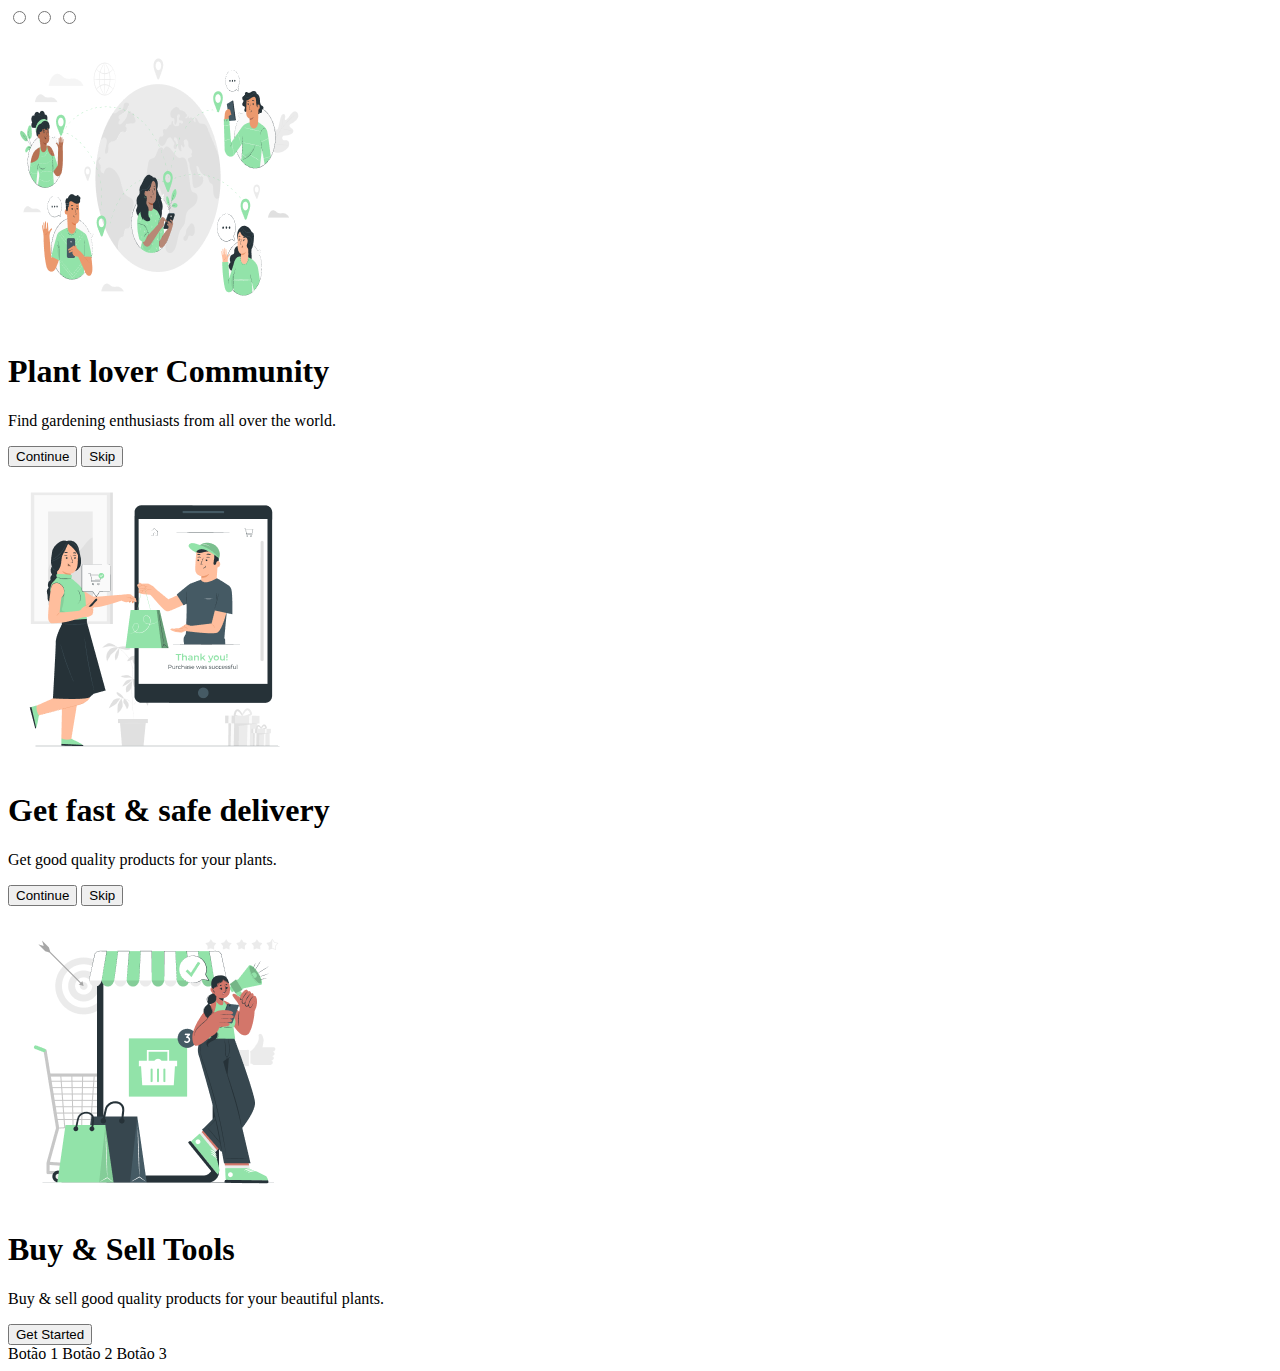
<file: projetoCompass/index.html>
<!DOCTYPE html>
<html lang="pt-br">

<head>
    <meta charset="UTF-8">
    <meta http-equiv="X-UA-Compatible" content="IE=edge">
    <meta name="viewport" content="width=device-width, initial-scale=1.0">
    <title>Onboarding</title>
</head>

<body>

    <div class="slider">

        <div class="slides">

            <!-- Botões radio-->
            <input type="radio" name="radio-btn" id="screen1">
            <input type="radio" name="radio-btn" id="screen2">
            <input type="radio" name="radio-btn" id="screen3">

            <!--Telas -->
            <div class="screen first">

                <img src="assets/images/Online world-pana (1) 1.png"
                    alt="Illustration of people from all around the world communicating with each other.">
                <h1>Plant lover Community</h1>
                <p>
                    Find gardening enthusiasts from all over the world.
                </p>
                <button>Continue</button>
                <button>Skip</button>


            </div>

            <div class="screen">

                <img src="assets/images/In no time-pana 1.png" alt="Illustration of an woman buying in a store.">
                <h1>Get fast &amp safe delivery</h1>
                <p>
                    Get good quality products for your plants.
                </p>
                <button>Continue</button>
                <button>Skip</button>


            </div>

            <div class="screen">

                <img src="assets/images/Ecommerce campaign-cuate 1.png" alt="Illustration of a person selling goods.">
                <h1>Buy &amp Sell Tools</h1>
                <p>
                    Buy &amp sell good quality products for your beautiful plants.
                </p>
                <button>Get Started</button>
                


            </div>

        </div>

        <div class="navigation-bar">
            
            <label for="screen1">Botão 1</label>
            <label for="screen2">Botão 2</label>
            <label for="screen3">Botão 3</label>

        </div>



    </div>

</body>

</html>
</file>
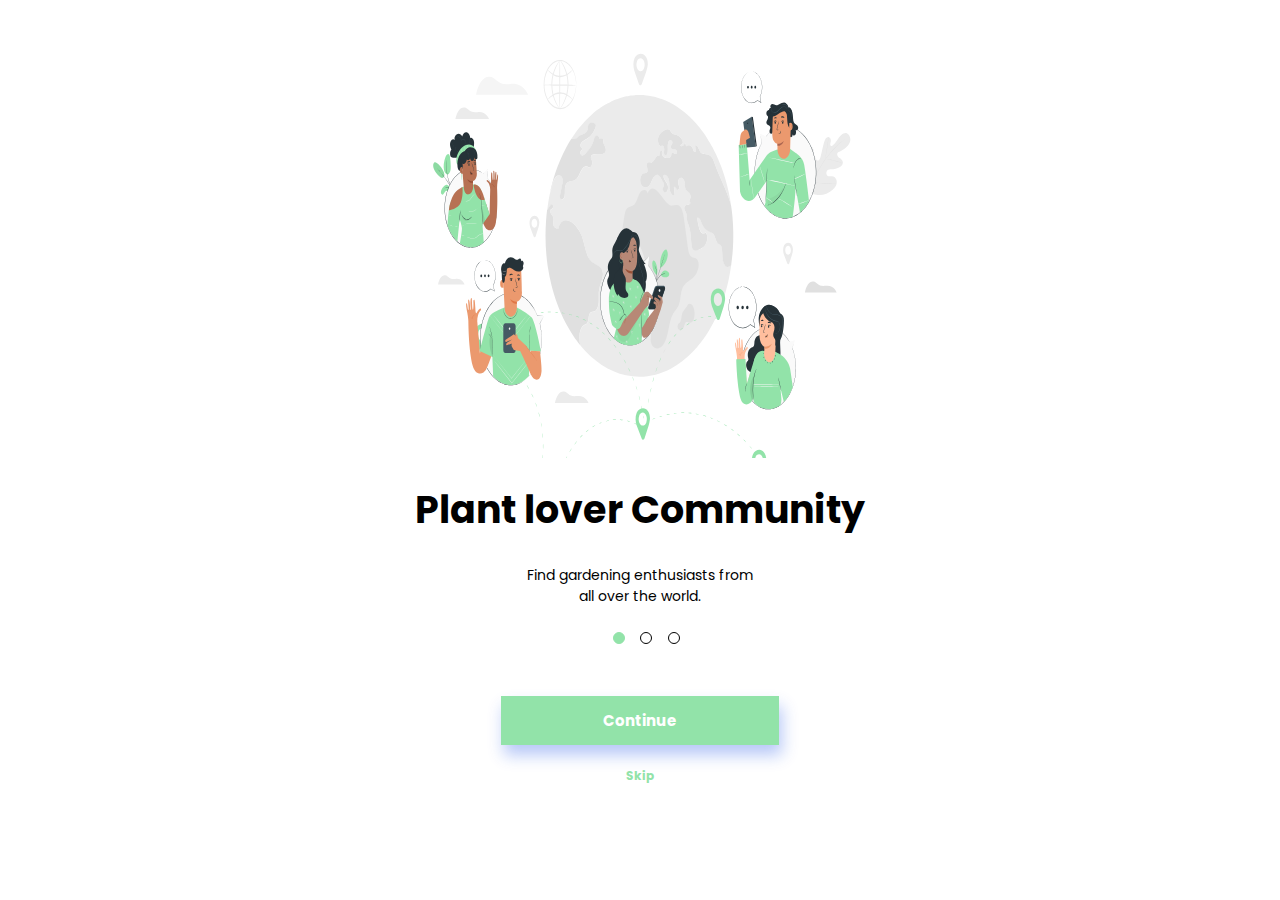
<file: pagina01.html>
<!DOCTYPE html>
<html lang="pt-br">

<head>
    <meta charset="UTF-8">
    <meta http-equiv="X-UA-Compatible" content="IE=edge">
    <meta name="viewport" content="width=device-width, initial-scale=1.0">

    <title>Page 01</title>

    <!--Google Fonts-->
    <link rel="preconnect" href="https://fonts.googleapis.com">
    <link rel="preconnect" href="https://fonts.gstatic.com" crossorigin>
    <link href="https://fonts.googleapis.com/css2?family=Poppins&display=swap" rel="stylesheet">
    <!-- Style link-->
    <link rel="stylesheet" href="assets/css/styles.css">
</head>

<body>

    <div class="screen first">

        <!-- ---------Imagem e textos da tela---------- -->
        <img src="assets/images/Online world-pana (1) 1.svg"
            alt="Illustration of people from all around the world communicating with each other.">
        <h1>Plant lover Community</h1>
        <p>
            Find gardening enthusiasts from all over the world.
        </p>
        <!-- ---------Pontos de navegação---------- -->
        <div class="navigation-dots">
            <a href="#" id="dot01" style="background-color: #92E3A9; border-color: #92E3A9;"></a>
            <a href="pagina02.html" rel="next" id="dot02"></a>
            <a href="pagina03.html" id="dot03"></a>
        </div>
        <!-- ---------Botões da tela---------- -->
        <a href="pagina02.html" id="btn-continue" rel="next">Continue</a>
        <a href="pagina03.html" id="btn-skip">Skip</a>

    </div>


</body>

</html>
</file>
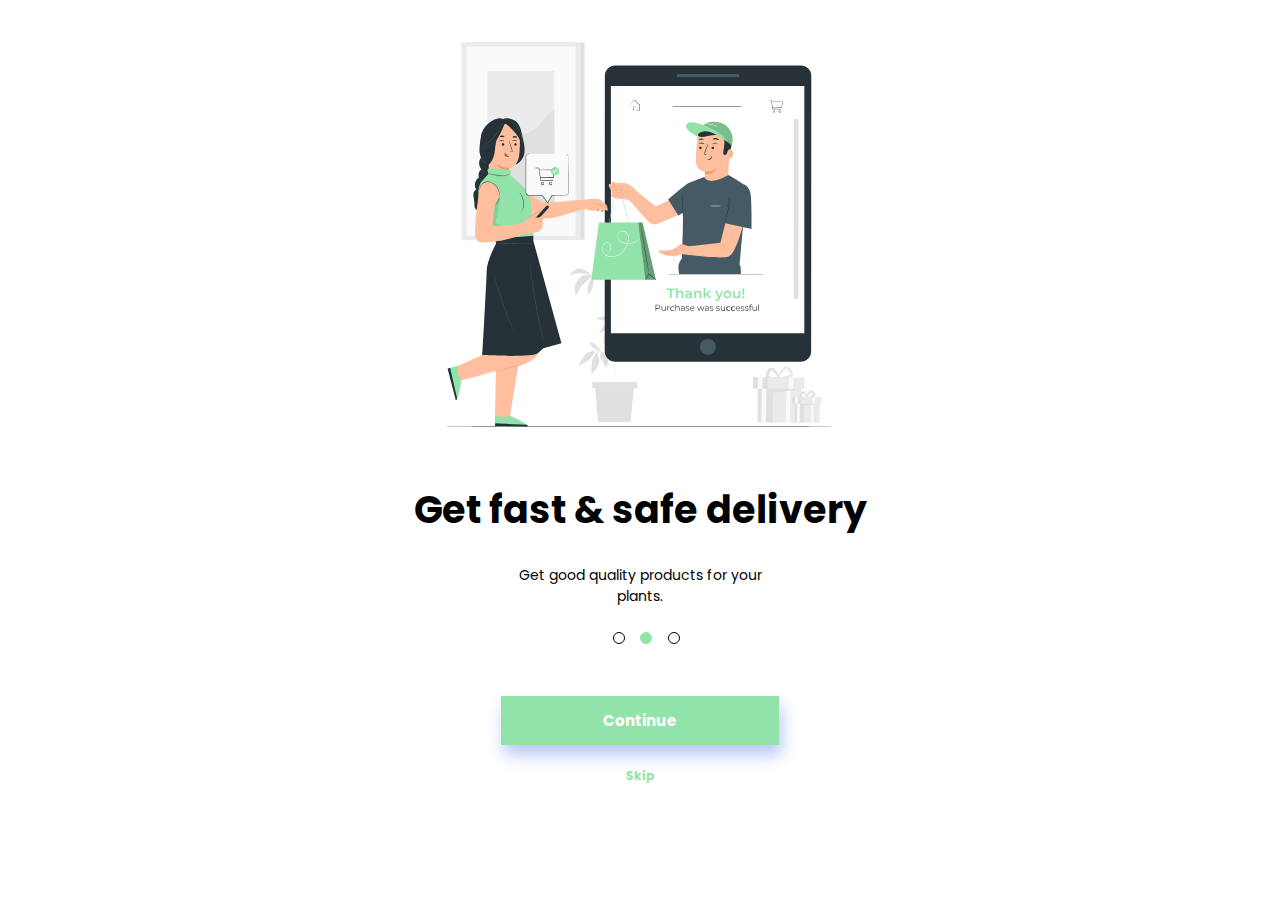
<file: pagina02.html>
<!DOCTYPE html>
<html lang="pt-br">

<head>
    <meta charset="UTF-8">
    <meta http-equiv="X-UA-Compatible" content="IE=edge">
    <meta name="viewport" content="width=device-width, initial-scale=1.0">
    <title>Page 02</title>
    <!--Google Fonts-->
    <link rel="preconnect" href="https://fonts.googleapis.com">
    <link rel="preconnect" href="https://fonts.gstatic.com" crossorigin>
    <link href="https://fonts.googleapis.com/css2?family=Poppins&display=swap" rel="stylesheet">
    <!-- Style link-->
    <link rel="stylesheet" href="assets/css/styles.css">
</head>

<body>
    <div class="screen">

        <!-- ---------Imagem e textos da tela---------- -->
        <img src="assets/images/In no time-pana 1.svg" alt="Illustration of an woman buying in a store.">
        <h1>Get fast &amp safe delivery</h1>
        <p>
            Get good quality products for your plants.
        </p>
        <!-- ---------Pontos de navegação---------- -->
        <div class="navigation-dots">
            <a href="pagina01.html" id="dot01" rel="prev"> </a>
            <a href="#" id="dot02" style="background-color: #92E3A9; border-color: #92E3A9;"> </a>
            <a href="pagina03.html" id="dot03" rel="next"> </a>
        </div>
        <!-- ---------Botões da tela---------- -->
        <a href="pagina03.html" id="btn-continue" rel="next">Continue</a>
        <a href="pagina03.html" id="btn-skip">Skip</a>

    </div>

</body>

</html>
</file>
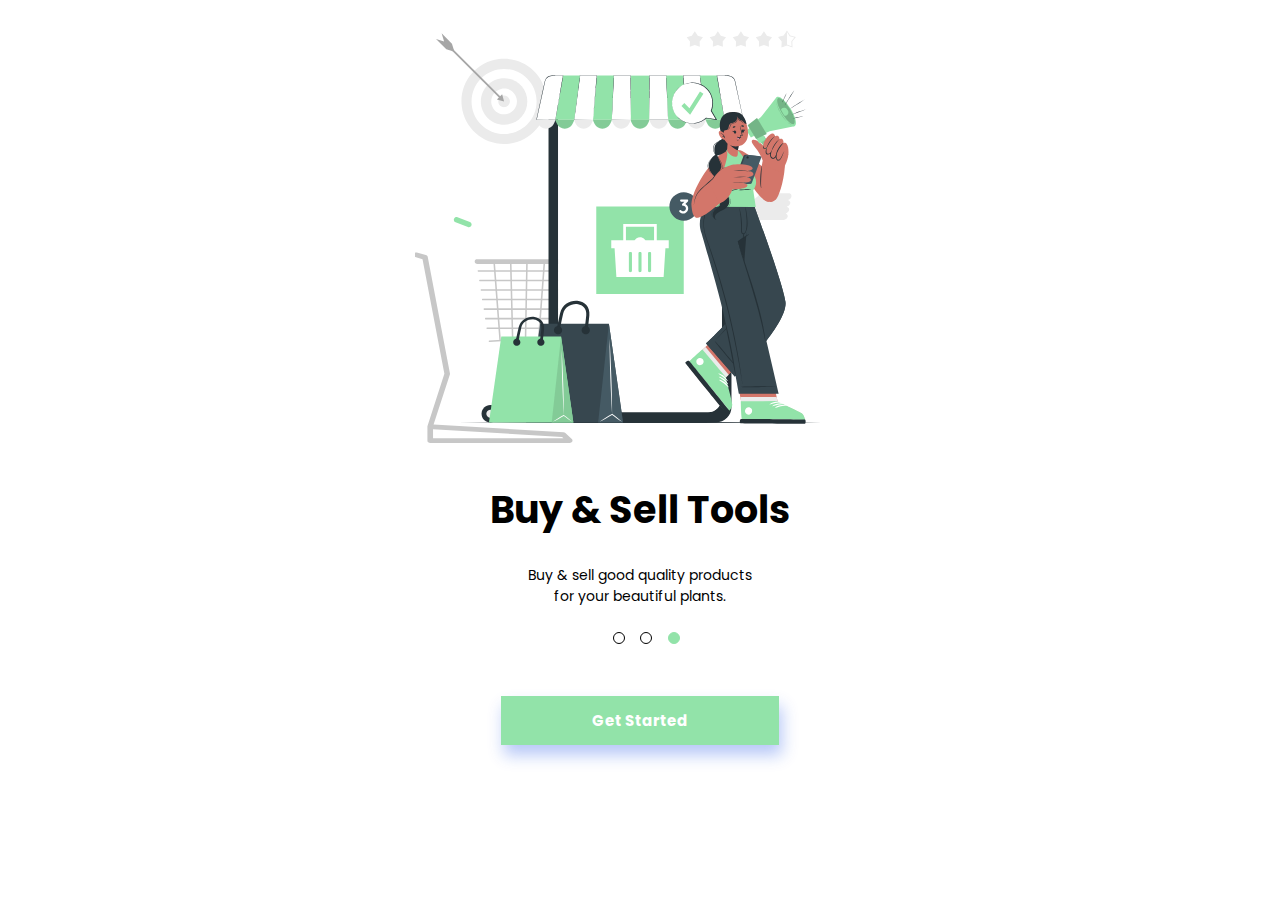
<file: pagina03.html>
<!DOCTYPE html>
<html lang="pt-br">

<head>
    <meta charset="UTF-8">
    <meta http-equiv="X-UA-Compatible" content="IE=edge">
    <meta name="viewport" content="width=device-width, initial-scale=1.0">
    <title>Page 03</title>
    <!--Google Fonts-->
    <link rel="preconnect" href="https://fonts.googleapis.com">
    <link rel="preconnect" href="https://fonts.gstatic.com" crossorigin>
    <link href="https://fonts.googleapis.com/css2?family=Poppins&display=swap" rel="stylesheet">
    <!-- Style link-->
    <link rel="stylesheet" href="assets/css/styles.css">
</head>

<body>

    <div class="screen">

        <!-- ---------Imagem e textos da tela---------- -->
        <img src="assets/images/Ecommerce campaign-cuate 1.svg" alt="Illustration of a person selling goods.">
        <h1>Buy &amp Sell Tools</h1>
        <p>
            Buy &amp sell good quality products for your beautiful plants.
        </p>
        <!-- ---------Pontos de navegação---------- -->
        <div class="navigation-dots">
            <a href="pagina01.html" id="dot01"></a>
            <a href="pagina02.html" id="dot02" rel="prev"></a>
            <a href="#" id="dot03" rel="next" style="background-color: #92E3A9; border-color: #92E3A9;"></a>
        </div>
        <!-- ---------Botões da tela---------- -->
        <div class="btn-getStarted">Get Started</div>

    </div>

</body>

</html>
</file>
<file: assets/css/styles.css>
html {
  font-size: 62.5%;
}

body {
  font-family: 'Poppins', sans-serif;
}

/*-----------------Estilização das telas-------------- */
.screen {
  text-align: center;
}

.screen h1 {
  font-size: 2.8rem;
  margin: 0.8vh 2.5vw 3vh;
}

.screen p {
  font-size: 1.5rem;
  margin: 0.5vh 8.8vw;
}

/*-------------------------------------------------*/
/* -----------------Pontos de navegação-----------*/
.navigation-dots {
  margin-top: 6.8vh;
}

.navigation-dots a {
  display: inline-block;
  margin-left: 1vw;
  padding: 0.4rem;
  border-radius: 1rem;
  border: 0.1rem solid #000000;
}

.navigation-dots a:hover {
  transition: 0.5s;
  background-color: #92E3A9;
  border: 0.1rem solid #92E3A9;
  opacity: 0.5rem;
}

/*---------------------------------*/
/*-----------Configuração dos botões----------*/
#btn-continue,
.btn-getStarted {
  display: block;
  text-decoration: none;
  background-color: #92E3A9;
  padding: 4vw;
  margin: 6.5vh 8.5vw;
  color: rgb(255, 255, 255);
  font-size: 2rem;
  font-weight: bold;
  box-shadow: 3px 10px 15px rgba(16, 73, 228, 0.3);
  cursor: pointer;
}

#btn-continue:hover,
.btn-getStarted:hover {
  box-shadow: 3px 10px 15px rgba(23, 180, 120, 0.4);
  transition: 0.5s;
  transform: translateY(-0.8rem);
}

#btn-skip {
  text-decoration: none;
  color: #92E3A9;
  font-size: 1.8rem;
  font-weight: bold;
}

#btn-skip:hover {
  transition: 0.5s;
  font-size: 2.4rem;
  transform: translateY(-0.7rem);
}

/*----------------------------------------------------------------------*/

/*------------------- Media queries -------------------------*/
@media (min-width:445px) and (max-width:767px) and (min-height:721px) and (max-height:950px) {
  .screen h1 {
    font-size: 4.4rem;
    margin: 0.8vh 2.5vw 3vh;
  }

  .screen p {
    font-size: 1.8rem;
    margin: 0.5vh 28.8vw;
  }

  .navigation-dots {
    margin-top: 2.8vh;
  }

  .navigation-dots a {
    margin-left: 2vw;
    padding: 0.6rem;
    border-radius: 1.5rem;
  }

  #btn-continue,
  .btn-getStarted {
    margin: 10.5vh 25vw 5.5vh;
    padding: 2vw;
    font-size: 2.5rem;
  }

  .screen img {
    margin-top: 2vh;
    height: 40vh;
    width: 65vw;
  }
}


@media (max-height: 720px) {

  #btn-continue,
  .btn-getStarted {
    margin: 5.5vh 18.5vw;
    padding: 2.4vw;
    font-size: 1.8rem;
  }

  #btn-skip {
    font-size: 1.5rem;
  }

  #btn-skip:hover {
    font-size: 2rem;
    transform: translateY(-0.5rem);
  }

  .screen img {
    height: 40vh;
    width: 75vw;
  }

  .screen h1 {
    font-size: 2.4rem;
    margin: 0.8vh 2.5vw 3vh;
  }

  .screen p {
    font-size: 1.8rem;
    margin: 0rem 15vw;
  }

}

@media (min-width: 768px) and (max-width:1000px) {

  .screen h1 {
    font-size: 5.4rem;
    margin: 2.8vh 5.5vw 3vh;
  }

  .screen p {
    font-size: 2.2rem;
    margin: 0rem 25.8vw;
  }

  .navigation-dots {
    margin-top: 2.8vh;
  }

  .navigation-dots a {
    margin-left: 2.2vw;
    padding: 0.8rem;
    border-radius: 1.5rem;
  }

  .screen img {
    margin-top: 2vh;
    height: 45vh;
    width: 75vw;
  }

  #btn-continue,
  .btn-getStarted {
    padding: 2vw;
    margin: 6.5vh 23.5vw 3.5vh;
    font-size: 3rem;
  }

  #btn-skip {
    font-size: 2rem;
  }

}

@media (max-width: 320px) {
  .screen img {
    margin-top: 2.2vh;
    margin-bottom: 2.5vh;
    height: 30vh;
    width: 85vw;
  }

  .screen h1 {
    font-size: 2rem;
    margin: 0.8rem 1.5vw 2rem;
  }

  .screen p {
    font-size: 1.2rem;
    margin: 0rem 10.8vw;
  }

  .navigation-dots {
    margin-top: 2.8vh;
  }

  .navigation-dots a {
    margin-left: 2.5vw;
    padding: 0.4rem;
    border-radius: 1rem;
  }

  #btn-continue,
  .btn-getStarted {
    padding: 4.5vw;
    margin: 10.5vh 6.5vw 4vh;
    font-size: 1.4rem;
  }

  #btn-skip {
    font-size: 1.3rem;
  }

}

@media (min-width: 1024px) {
  .screen img {
    height: 50vh;
    width: 45vw;
  }

  .navigation-dots {
    margin-top: 2.8vh;
  }
  .navigation-dots a {    
    margin-left: 1vw;
    padding: 0.5rem;
    border-radius: 1.5rem;
  }

  #btn-continue,
  .btn-getStarted {
    padding: 1vw;
    margin: 5.2vh 38.5vw 2.5vh;
    font-size: 1.5rem;
  }

  #btn-skip {
    font-size: 1.2rem;
  }

  .screen h1 {
    font-size: 3.8rem;
    margin: 2vh 5.5vh 3vh;
  }

  .screen p {
    font-size: 1.4rem;
    margin: 2vh 39.8vw;
  }
}
</file>
